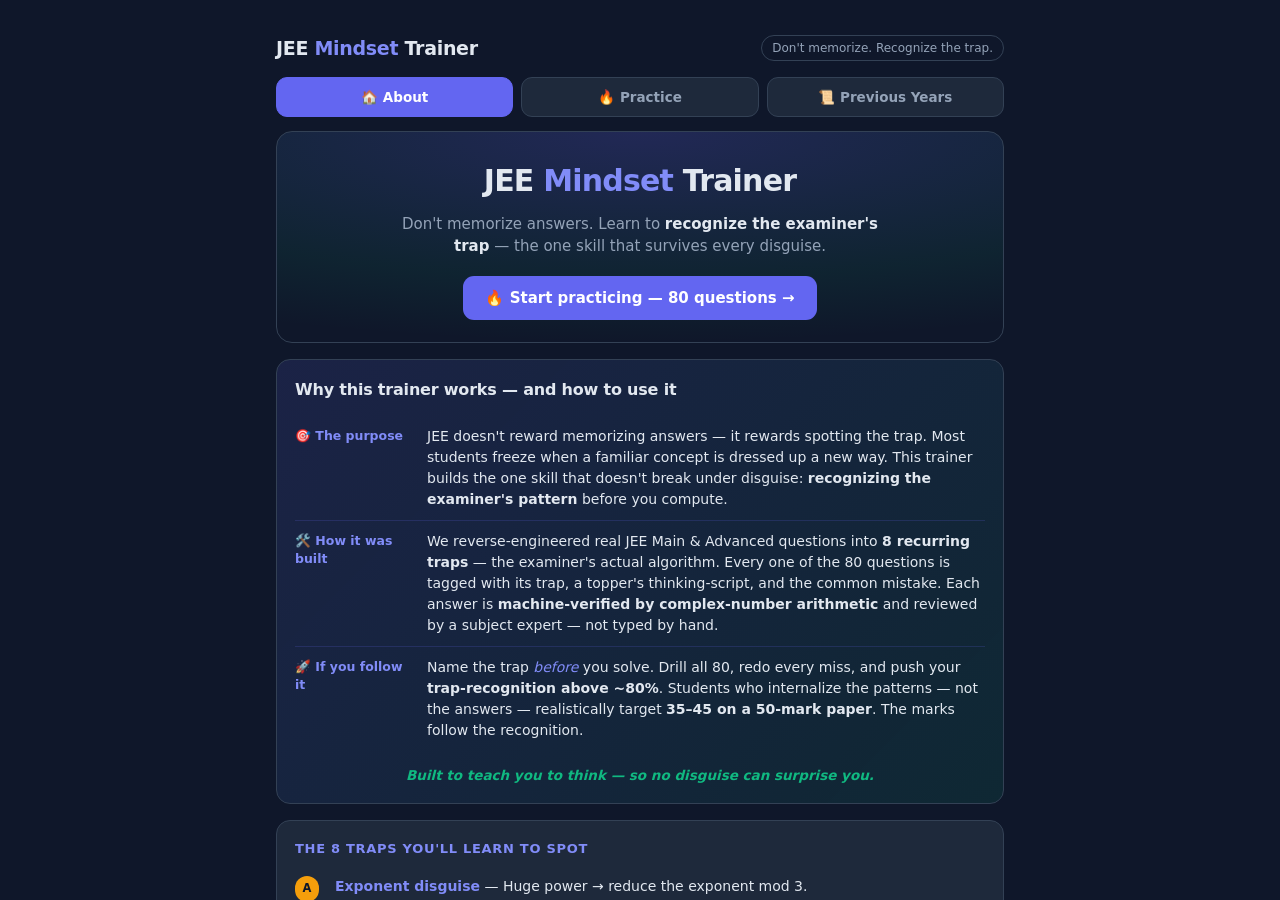
<file: index.html>
<!DOCTYPE html>
<html lang="en">
<head>
  <meta charset="UTF-8" />
  <meta http-equiv="refresh" content="0; url=webapp/" />
  <title>JEE Mindset Trainer</title>
</head>
<body>
  <p>Redirecting to the <a href="webapp/">JEE Mindset Trainer</a>…</p>
</body>
</html>
</file>
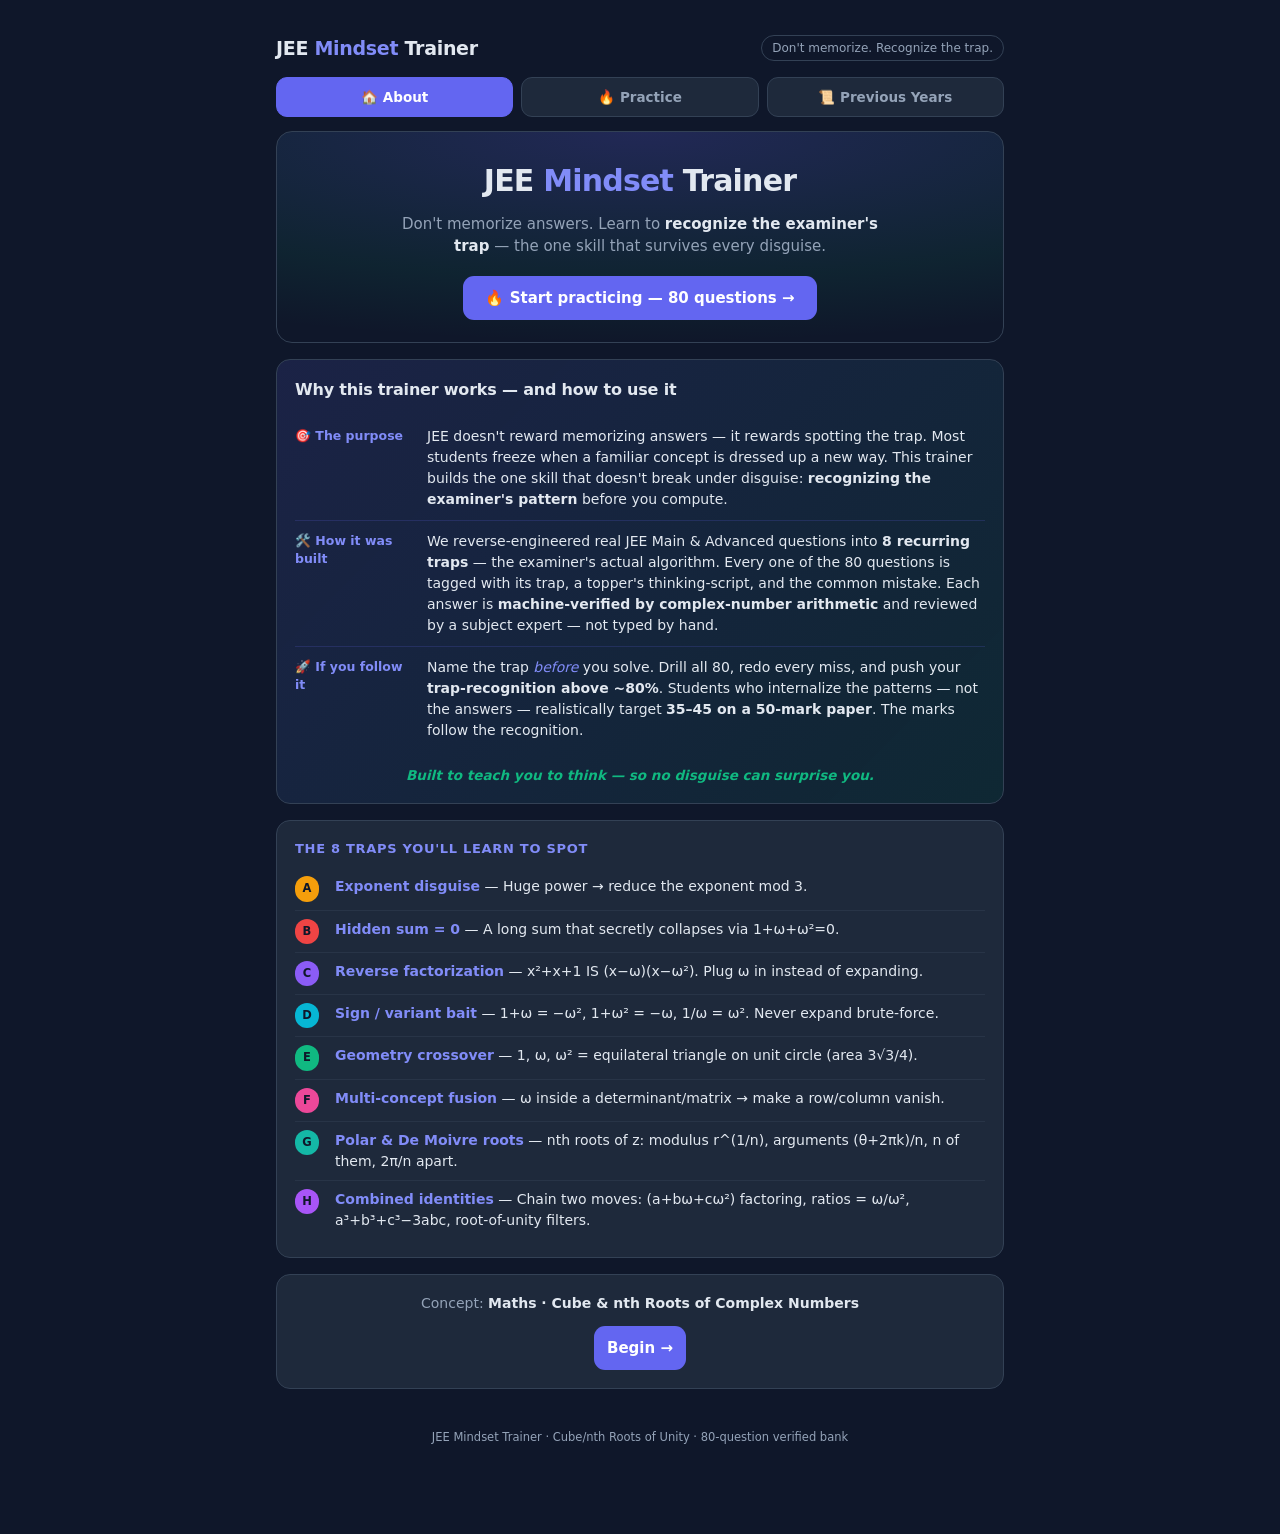
<file: webapp/index.html>
<!DOCTYPE html>
<html lang="en">
<head>
  <meta charset="UTF-8" />
  <meta name="viewport" content="width=device-width, initial-scale=1.0" />
  <meta name="theme-color" content="#0f172a" />
  <title>JEE Mindset Trainer</title>
  <link rel="stylesheet" href="styles.css?v=5" />
</head>
<body>
  <div class="wrap">
    <header>
      <div class="brand">JEE <span>Mindset</span> Trainer</div>
      <span class="subj-chip">Don't memorize. Recognize the trap.</span>
    </header>
    <main id="app"><!-- rendered by app.js --></main>
  </div>
  <script src="data.js?v=5"></script>
  <script src="bank.js?v=5"></script>
  <script src="app.js?v=5"></script>
</body>
</html>
</file>
<file: webapp/styles.css>
:root {
  --bg: #0f172a;
  --card: #1e293b;
  --card-2: #273449;
  --text: #e2e8f0;
  --muted: #94a3b8;
  --accent: #6366f1;
  --accent-2: #818cf8;
  --good: #10b981;
  --bad: #ef4444;
  --border: #334155;
}

* { box-sizing: border-box; margin: 0; padding: 0; }

body {
  font-family: -apple-system, "Segoe UI", Roboto, system-ui, sans-serif;
  background: var(--bg);
  color: var(--text);
  line-height: 1.5;
  -webkit-font-smoothing: antialiased;
}

.wrap { max-width: 760px; margin: 0 auto; padding: 16px; padding-bottom: 80px; }

/* Header */
header {
  display: flex; align-items: center; justify-content: space-between;
  gap: 12px; padding: 18px 0 14px; flex-wrap: wrap;
}
.brand { font-size: 19px; font-weight: 700; letter-spacing: -0.3px; }
.brand span { color: var(--accent-2); }
.subj-chip {
  font-size: 12px; color: var(--muted); border: 1px solid var(--border);
  padding: 3px 10px; border-radius: 999px;
}

/* Progress bar */
.progress-row { display: flex; align-items: center; gap: 10px; margin-bottom: 14px; }
.progress-track { flex: 1; height: 7px; background: var(--card); border-radius: 999px; overflow: hidden; }
.progress-fill { height: 100%; width: 0; background: linear-gradient(90deg, var(--accent), var(--accent-2)); transition: width .35s ease; }
.progress-label { font-size: 12px; color: var(--muted); white-space: nowrap; }

/* Concept model card */
.model-card {
  background: linear-gradient(135deg, var(--card), var(--card-2));
  border: 1px solid var(--border); border-radius: 14px; padding: 16px; margin-bottom: 16px;
}
.model-card h2 { font-size: 14px; text-transform: uppercase; letter-spacing: .8px; color: var(--accent-2); margin-bottom: 8px; }
.model-card p { font-size: 14.5px; color: var(--text); }

/* Question card */
.card {
  background: var(--card); border: 1px solid var(--border);
  border-radius: 14px; padding: 18px; margin-bottom: 16px;
}
.q-meta { display: flex; align-items: center; gap: 8px; margin-bottom: 12px; flex-wrap: wrap; }
.trap-tag {
  font-size: 11.5px; font-weight: 700; padding: 4px 10px; border-radius: 999px;
  color: #0f172a;
}
.diff { font-size: 11.5px; color: var(--muted); border: 1px solid var(--border); padding: 3px 9px; border-radius: 999px; }
.q-num { font-size: 12px; color: var(--muted); margin-left: auto; }

.prompt { font-size: 17px; font-weight: 600; margin-bottom: 16px; }

.options { display: grid; gap: 10px; }
.opt {
  text-align: left; width: 100%; background: var(--card-2); color: var(--text);
  border: 1.5px solid var(--border); border-radius: 11px; padding: 13px 15px;
  font-size: 15.5px; cursor: pointer; transition: border-color .15s, background .15s; font-family: inherit;
}
.opt:hover:not(:disabled) { border-color: var(--accent); }
.opt:disabled { cursor: default; }
.opt.correct { border-color: var(--good); background: rgba(16,185,129,.12); }
.opt.wrong { border-color: var(--bad); background: rgba(239,68,68,.12); }
.opt .mark { float: right; font-weight: 700; }

/* Reveal panel */
.reveal { margin-top: 16px; border-top: 1px dashed var(--border); padding-top: 14px; display: none; }
.reveal.show { display: block; animation: fade .3s ease; }
@keyframes fade { from { opacity: 0; transform: translateY(4px); } to { opacity: 1; transform: none; } }

.reveal h3 { font-size: 12.5px; text-transform: uppercase; letter-spacing: .7px; color: var(--accent-2); margin: 12px 0 6px; }
.script { list-style: none; counter-reset: step; }
.script li {
  position: relative; padding: 7px 0 7px 34px; font-size: 14.5px; border-bottom: 1px solid rgba(51,65,85,.5);
}
.script li:last-child { border-bottom: none; }
.script li::before {
  counter-increment: step; content: counter(step);
  position: absolute; left: 0; top: 7px; width: 22px; height: 22px;
  background: var(--accent); color: #fff; border-radius: 50%;
  font-size: 12px; font-weight: 700; display: grid; place-items: center;
}
.note { font-size: 14px; padding: 10px 12px; border-radius: 9px; margin-top: 4px; }
.note.mistake { background: rgba(239,68,68,.1); border-left: 3px solid var(--bad); }
.note.why { background: rgba(99,102,241,.1); border-left: 3px solid var(--accent); }
.note b { color: var(--accent-2); }

/* Feedback */
.feedback { margin-top: 16px; background: var(--card-2); border-radius: 11px; padding: 13px; }
.feedback p { font-size: 13px; color: var(--muted); margin-bottom: 9px; }
.fb-btns { display: flex; gap: 8px; flex-wrap: wrap; }
.fb-btn {
  font-size: 13px; padding: 8px 13px; border-radius: 9px; cursor: pointer;
  background: var(--card); color: var(--text); border: 1.5px solid var(--border); font-family: inherit;
}
.fb-btn.sel { border-color: var(--accent); background: rgba(99,102,241,.18); }
.fb-note { width: 100%; margin-top: 9px; background: var(--card); color: var(--text); border: 1.5px solid var(--border); border-radius: 9px; padding: 9px; font-size: 13.5px; font-family: inherit; resize: vertical; }

/* Nav */
.nav { display: flex; gap: 10px; margin-top: 4px; }
.btn {
  flex: 1; padding: 13px; border-radius: 11px; font-size: 15px; font-weight: 600;
  cursor: pointer; border: none; font-family: inherit; transition: opacity .15s;
}
.btn:disabled { opacity: .4; cursor: default; }
.btn-primary { background: var(--accent); color: #fff; }
.btn-ghost { background: var(--card); color: var(--text); border: 1.5px solid var(--border); }

/* Summary */
.summary { text-align: center; padding: 10px 0; }
.summary .big { font-size: 44px; font-weight: 800; color: var(--accent-2); }
.weak-trap { display: flex; align-items: center; gap: 8px; justify-content: space-between; padding: 9px 12px; background: var(--card-2); border-radius: 9px; margin-top: 8px; font-size: 14px; }
.weak-trap .bar { flex: 1; height: 6px; background: var(--bg); border-radius: 999px; margin: 0 10px; overflow: hidden; }
.weak-trap .bar > div { height: 100%; background: var(--bad); }

.toolbar { display: flex; gap: 8px; margin-top: 18px; flex-wrap: wrap; }
.toolbar .btn { flex: 1; font-size: 13.5px; padding: 11px; }

footer { text-align: center; font-size: 11.5px; color: var(--muted); padding: 24px 0 8px; }
.toast {
  position: fixed; bottom: 18px; left: 50%; transform: translateX(-50%);
  background: var(--good); color: #06281b; font-weight: 600; font-size: 13.5px;
  padding: 10px 18px; border-radius: 999px; opacity: 0; transition: opacity .25s; pointer-events: none;
}
.toast.show { opacity: 1; }

/* Tabs */
.tabs { display: flex; gap: 8px; margin-bottom: 14px; }
.tab {
  flex: 1; padding: 11px 10px; border-radius: 11px; font-size: 13.5px; font-weight: 600;
  cursor: pointer; font-family: inherit; background: var(--card); color: var(--muted);
  border: 1.5px solid var(--border); transition: all .15s;
}
.tab.active { background: var(--accent); color: #fff; border-color: var(--accent); }

/* Wrong-answer coaching block */
.coach {
  background: linear-gradient(135deg, rgba(239,68,68,.12), rgba(99,102,241,.12));
  border: 1.5px solid var(--accent); border-radius: 12px; padding: 14px; margin-bottom: 14px;
}
.coach-head { font-size: 14.5px; font-weight: 600; margin-bottom: 10px; }
.coach-head b { color: var(--accent-2); }
.coach-row { display: grid; grid-template-columns: 92px 1fr; gap: 10px; padding: 7px 0; border-top: 1px solid rgba(99,102,241,.2); font-size: 14px; }
.coach-k { font-size: 11.5px; text-transform: uppercase; letter-spacing: .5px; color: var(--accent-2); font-weight: 700; padding-top: 2px; }
.note.correct-banner { background: rgba(16,185,129,.12); border-left: 3px solid var(--good); margin-bottom: 14px; }
.note.correct-banner b { color: var(--good); }

/* About front page hero */
.hero {
  text-align: center; padding: 26px 18px 22px; margin-bottom: 16px; border-radius: 16px;
  background: radial-gradient(120% 100% at 50% 0%, rgba(99,102,241,.22), rgba(16,185,129,.08) 70%, transparent);
  border: 1px solid var(--border);
}
.hero h1 { font-size: 30px; letter-spacing: -0.8px; margin-bottom: 10px; }
.hero h1 span { color: var(--accent-2); }
.hero-sub { font-size: 15px; color: var(--muted); max-width: 480px; margin: 0 auto 18px; }
.hero-sub b { color: var(--text); }
.hero-cta { width: auto; padding: 13px 22px; }
.trap-line { display: grid; grid-template-columns: 30px 1fr; gap: 10px; align-items: start; padding: 8px 0; font-size: 14px; border-top: 1px solid rgba(51,65,85,.5); }
.trap-line:first-of-type { border-top: none; }
.trap-line .trap-tag { width: 24px; text-align: center; padding: 4px 0; }
.trap-line b { color: var(--accent-2); }

/* About / inspire panel on results page */
.about {
  background: linear-gradient(135deg, rgba(99,102,241,.14), rgba(16,185,129,.10));
  border: 1px solid var(--border); border-radius: 14px; padding: 18px; margin-bottom: 16px;
}
.about h2 { font-size: 16px; letter-spacing: -0.2px; margin-bottom: 14px; }
.about-row { display: grid; grid-template-columns: 120px 1fr; gap: 12px; padding: 10px 0; border-top: 1px solid rgba(99,102,241,.18); font-size: 14px; }
.about-row:first-of-type { border-top: none; }
.about-k { font-size: 12.5px; font-weight: 700; color: var(--accent-2); padding-top: 1px; }
.about-row b { color: var(--text); font-weight: 700; }
.about-row i { color: var(--accent-2); font-style: italic; }
.about-tag { margin-top: 14px; text-align: center; font-size: 13.5px; font-style: italic; color: var(--good); font-weight: 600; }
@media (max-width: 480px) { .about-row { grid-template-columns: 1fr; gap: 4px; } }

/* Trap picker (name-the-trap-first) */
.trap-picker { margin-bottom: 14px; }
.tp-head { font-size: 13.5px; font-weight: 700; color: var(--accent-2); margin-bottom: 10px; }
.tp-head span { color: var(--muted); font-weight: 400; }
.tp-grid { display: grid; grid-template-columns: 1fr 1fr; gap: 8px; }
.tp-btn {
  text-align: left; background: var(--card-2); color: var(--text); border: 1.5px solid var(--border);
  border-radius: 10px; padding: 10px 12px; font-size: 13px; cursor: pointer; font-family: inherit; transition: border-color .15s;
}
.tp-btn:hover { border-color: var(--accent); }
.tp-btn b { color: var(--accent-2); margin-right: 5px; }
.tp-verdict { font-size: 14px; padding: 10px 13px; border-radius: 10px; margin-bottom: 13px; }
.tp-verdict.ok { background: rgba(16,185,129,.12); border-left: 3px solid var(--good); }
.tp-verdict.no { background: rgba(239,68,68,.12); border-left: 3px solid var(--bad); }
.tp-verdict b { color: var(--accent-2); }
.tp-verdict i { color: var(--muted); }

/* PYQ cards */
.pyq-head { display: flex; align-items: center; gap: 8px; margin-bottom: 8px; }
.pyq-year { font-size: 15px; font-weight: 800; color: var(--accent-2); }
.pyq-exam { font-size: 12px; color: var(--text); background: var(--card-2); padding: 3px 10px; border-radius: 999px; border: 1px solid var(--border); }
.verify { font-size: 11px; color: #fbbf24; border: 1px solid rgba(251,191,36,.4); padding: 2px 8px; border-radius: 999px; margin-left: auto; }
.pyq-concept { font-size: 12.5px; text-transform: uppercase; letter-spacing: .5px; color: var(--muted); margin-bottom: 12px; font-weight: 600; }
.note.manip { background: rgba(236,72,153,.1); border-left: 3px solid #ec4899; }
.note.skill { background: rgba(16,185,129,.1); border-left: 3px solid var(--good); font-weight: 500; }
.verify-note { font-size: 12px; color: #fbbf24; display: inline-block; margin-top: 6px; }
</file>
